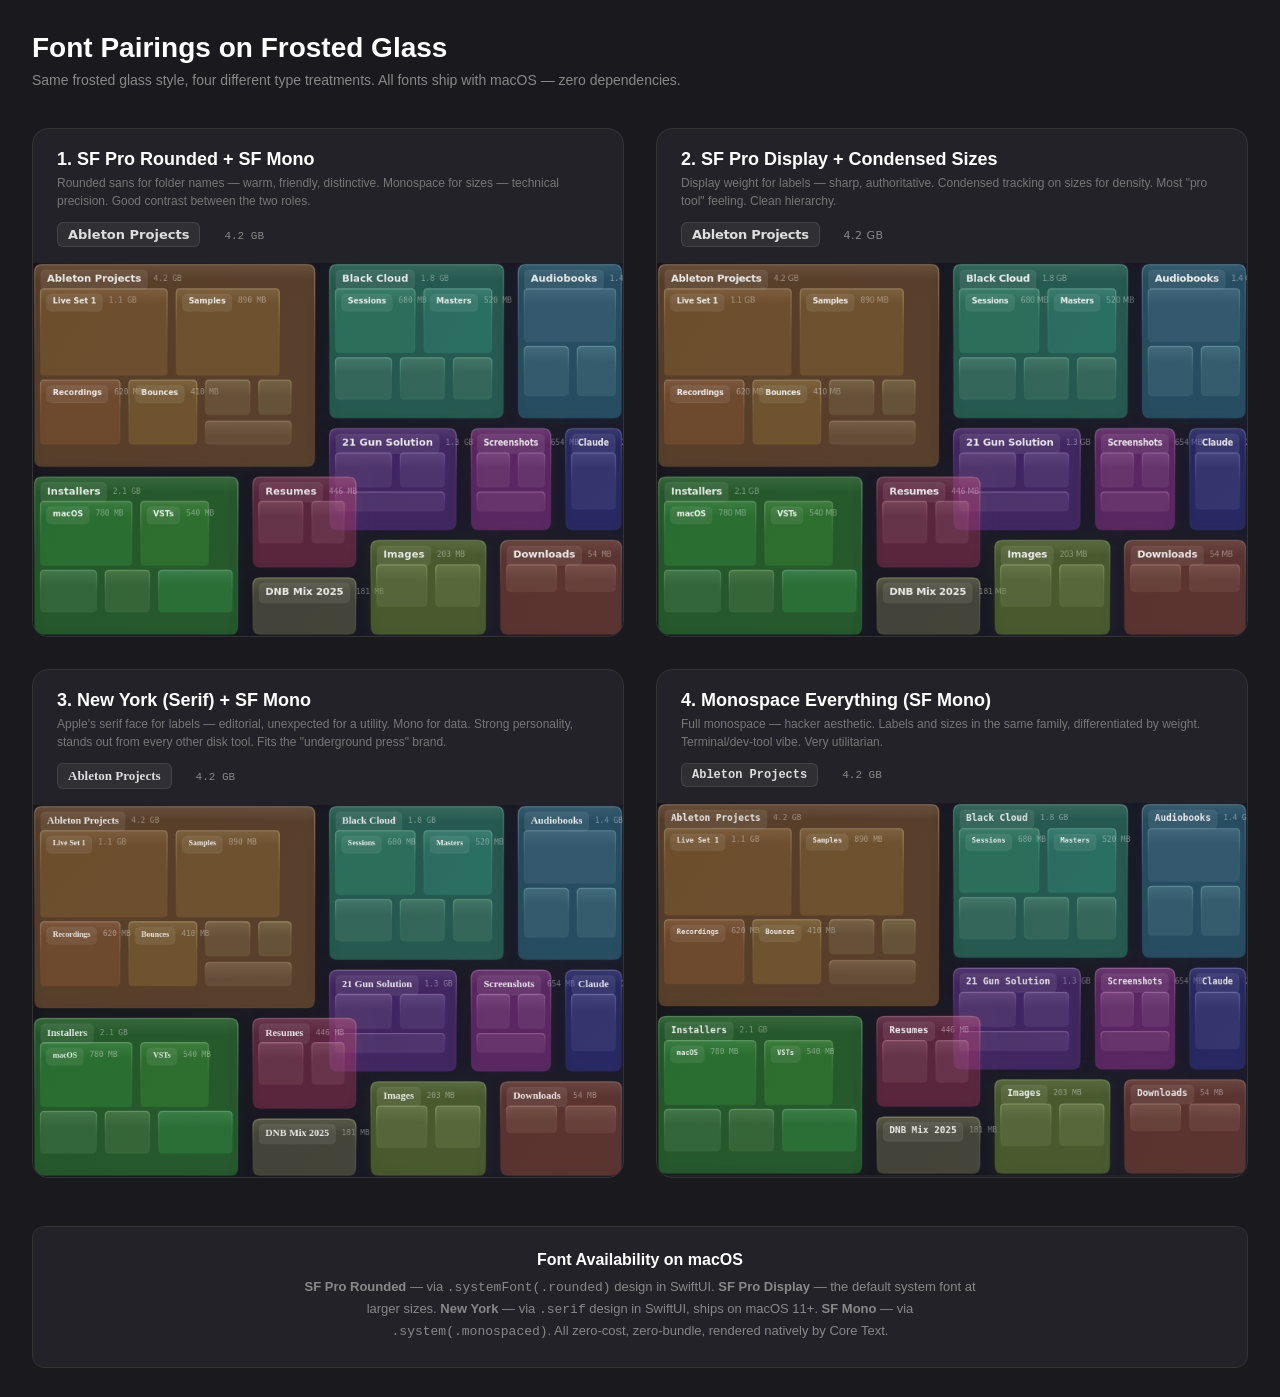
<file: mockups/font-options.html>
<!DOCTYPE html>
<html lang="en">
<head>
<meta charset="UTF-8">
<meta name="viewport" content="width=device-width, initial-scale=1.0">
<title>Font Pairing Options — Frosted Glass Treemap</title>
<style>
  * { margin: 0; padding: 0; box-sizing: border-box; }
  body {
    font-family: -apple-system, BlinkMacSystemFont, sans-serif;
    background: #1a1a1e;
    color: #e0e0e0;
    padding: 32px;
  }
  h1 { font-size: 28px; font-weight: 700; margin-bottom: 8px; color: #fff; }
  .subtitle { font-size: 14px; color: #888; margin-bottom: 40px; }
  .mockup-grid {
    display: grid;
    grid-template-columns: 1fr 1fr;
    gap: 32px;
    max-width: 1600px;
    margin: 0 auto;
  }
  .mockup-card {
    background: #222228;
    border-radius: 16px;
    overflow: hidden;
    border: 1px solid #333;
    transition: transform 0.2s, box-shadow 0.2s;
  }
  .mockup-card:hover {
    transform: translateY(-4px);
    box-shadow: 0 12px 40px rgba(0,0,0,0.4);
  }
  .card-header { padding: 20px 24px 12px; }
  .card-header h2 { font-size: 18px; font-weight: 600; color: #fff; margin-bottom: 4px; }
  .card-header p { font-size: 12px; color: #777; line-height: 1.5; }
  .font-sample {
    padding: 0 24px 16px;
    display: flex;
    gap: 24px;
    align-items: baseline;
  }
  .font-sample .label-sample {
    padding: 4px 10px;
    background: rgba(255,255,255,0.06);
    border: 1px solid rgba(255,255,255,0.1);
    border-radius: 6px;
  }
  .font-sample .size-sample {
    font-size: 11px;
    color: #888;
  }
  canvas { display: block; width: 100%; }
  .notes {
    text-align: center;
    margin-top: 48px;
    padding: 24px;
    background: #222228;
    border-radius: 12px;
    border: 1px solid #333;
  }
  .notes h3 { font-size: 16px; margin-bottom: 8px; color: #fff; }
  .notes p { font-size: 13px; color: #888; line-height: 1.6; max-width: 700px; margin: 0 auto; }
</style>
</head>
<body>

<h1>Font Pairings on Frosted Glass</h1>
<p class="subtitle">Same frosted glass style, four different type treatments. All fonts ship with macOS — zero dependencies.</p>

<div class="mockup-grid">

  <div class="mockup-card">
    <div class="card-header">
      <h2>1. SF Pro Rounded + SF Mono</h2>
      <p>Rounded sans for folder names — warm, friendly, distinctive. Monospace for sizes — technical precision. Good contrast between the two roles.</p>
    </div>
    <div class="font-sample">
      <span class="label-sample" style="font-family: 'SF Pro Rounded', ui-rounded, system-ui; font-weight: 600; font-size: 13px; color: #ddd;">Ableton Projects</span>
      <span class="size-sample" style="font-family: 'SF Mono', ui-monospace, monospace; font-weight: 500;">4.2 GB</span>
    </div>
    <canvas id="canvas-1" width="760" height="480"></canvas>
  </div>

  <div class="mockup-card">
    <div class="card-header">
      <h2>2. SF Pro Display + Condensed Sizes</h2>
      <p>Display weight for labels — sharp, authoritative. Condensed tracking on sizes for density. Most "pro tool" feeling. Clean hierarchy.</p>
    </div>
    <div class="font-sample">
      <span class="label-sample" style="font-family: 'SF Pro Display', system-ui; font-weight: 700; font-size: 13px; color: #ddd; letter-spacing: -0.3px;">Ableton Projects</span>
      <span class="size-sample" style="font-family: 'SF Pro Display', system-ui; font-weight: 400; letter-spacing: 0.5px; font-variant-numeric: tabular-nums;">4.2 GB</span>
    </div>
    <canvas id="canvas-2" width="760" height="480"></canvas>
  </div>

  <div class="mockup-card">
    <div class="card-header">
      <h2>3. New York (Serif) + SF Mono</h2>
      <p>Apple's serif face for labels — editorial, unexpected for a utility. Mono for data. Strong personality, stands out from every other disk tool. Fits the "underground press" brand.</p>
    </div>
    <div class="font-sample">
      <span class="label-sample" style="font-family: 'New York', 'Iowan Old Style', Georgia, serif; font-weight: 700; font-size: 13px; color: #ddd;">Ableton Projects</span>
      <span class="size-sample" style="font-family: 'SF Mono', ui-monospace, monospace; font-weight: 400;">4.2 GB</span>
    </div>
    <canvas id="canvas-3" width="760" height="480"></canvas>
  </div>

  <div class="mockup-card">
    <div class="card-header">
      <h2>4. Monospace Everything (SF Mono)</h2>
      <p>Full monospace — hacker aesthetic. Labels and sizes in the same family, differentiated by weight. Terminal/dev-tool vibe. Very utilitarian.</p>
    </div>
    <div class="font-sample">
      <span class="label-sample" style="font-family: 'SF Mono', ui-monospace, monospace; font-weight: 600; font-size: 12px; color: #ddd;">Ableton Projects</span>
      <span class="size-sample" style="font-family: 'SF Mono', ui-monospace, monospace; font-weight: 400;">4.2 GB</span>
    </div>
    <canvas id="canvas-4" width="760" height="480"></canvas>
  </div>

</div>

<div class="notes">
  <h3>Font Availability on macOS</h3>
  <p><strong>SF Pro Rounded</strong> — via <code>.systemFont(.rounded)</code> design in SwiftUI. <strong>SF Pro Display</strong> — the default system font at larger sizes. <strong>New York</strong> — via <code>.serif</code> design in SwiftUI, ships on macOS 11+. <strong>SF Mono</strong> — via <code>.system(.monospaced)</code>. All zero-cost, zero-bundle, rendered natively by Core Text.</p>
</div>

<script>
// Mock treemap data (same structure as before)
const mockBlocks = [
  { x: 0, y: 0, w: 0.48, h: 0.55, label: 'Ableton Projects', size: '4.2 GB', hue: 30, isDir: true, children: [
    { x: 0.01, y: 0.065, w: 0.22, h: 0.24, hue: 35, label: 'Live Set 1', size: '1.1 GB' },
    { x: 0.24, y: 0.065, w: 0.18, h: 0.24, hue: 40, label: 'Samples', size: '890 MB' },
    { x: 0.01, y: 0.31, w: 0.14, h: 0.18, hue: 25, label: 'Recordings', size: '620 MB' },
    { x: 0.16, y: 0.31, w: 0.12, h: 0.18, hue: 45, label: 'Bounces', size: '410 MB' },
    { x: 0.29, y: 0.31, w: 0.08, h: 0.10, hue: 50, isFile: true },
    { x: 0.38, y: 0.31, w: 0.06, h: 0.10, hue: 55, isFile: true },
    { x: 0.29, y: 0.42, w: 0.15, h: 0.07, hue: 33, isFile: true },
  ]},
  { x: 0.50, y: 0, w: 0.30, h: 0.42, label: 'Black Cloud', size: '1.8 GB', hue: 160, isDir: true, children: [
    { x: 0.51, y: 0.065, w: 0.14, h: 0.18, hue: 155, label: 'Sessions', size: '680 MB' },
    { x: 0.66, y: 0.065, w: 0.12, h: 0.18, hue: 170, label: 'Masters', size: '520 MB' },
    { x: 0.51, y: 0.25, w: 0.10, h: 0.12, hue: 165, isFile: true },
    { x: 0.62, y: 0.25, w: 0.08, h: 0.12, hue: 150, isFile: true },
    { x: 0.71, y: 0.25, w: 0.07, h: 0.12, hue: 145, isFile: true },
  ]},
  { x: 0.82, y: 0, w: 0.18, h: 0.42, label: 'Audiobooks', size: '1.4 GB', hue: 195, isDir: true, children: [
    { x: 0.83, y: 0.065, w: 0.16, h: 0.15, hue: 200, isFile: true },
    { x: 0.83, y: 0.22, w: 0.08, h: 0.14, hue: 190, isFile: true },
    { x: 0.92, y: 0.22, w: 0.07, h: 0.14, hue: 185, isFile: true },
  ]},
  { x: 0.50, y: 0.44, w: 0.22, h: 0.28, label: '21 Gun Solution', size: '1.3 GB', hue: 270, isDir: true, children: [
    { x: 0.51, y: 0.505, w: 0.10, h: 0.10, hue: 275, isFile: true },
    { x: 0.62, y: 0.505, w: 0.08, h: 0.10, hue: 265, isFile: true },
    { x: 0.51, y: 0.61, w: 0.19, h: 0.06, hue: 280, isFile: true },
  ]},
  { x: 0.74, y: 0.44, w: 0.14, h: 0.28, label: 'Screenshots', size: '654 MB', hue: 300, isDir: true, children: [
    { x: 0.75, y: 0.505, w: 0.06, h: 0.10, hue: 305, isFile: true },
    { x: 0.82, y: 0.505, w: 0.05, h: 0.10, hue: 295, isFile: true },
    { x: 0.75, y: 0.61, w: 0.12, h: 0.06, hue: 310, isFile: true },
  ]},
  { x: 0.90, y: 0.44, w: 0.10, h: 0.28, label: 'Claude', size: '234 MB', hue: 240, isDir: true, children: [
    { x: 0.91, y: 0.505, w: 0.08, h: 0.16, hue: 245, isFile: true },
  ]},
  { x: 0, y: 0.57, w: 0.35, h: 0.43, label: 'Installers', size: '2.1 GB', hue: 120, isDir: true, children: [
    { x: 0.01, y: 0.635, w: 0.16, h: 0.18, hue: 125, label: 'macOS', size: '780 MB' },
    { x: 0.18, y: 0.635, w: 0.12, h: 0.18, hue: 115, label: 'VSTs', size: '540 MB' },
    { x: 0.01, y: 0.82, w: 0.10, h: 0.12, hue: 130, isFile: true },
    { x: 0.12, y: 0.82, w: 0.08, h: 0.12, hue: 110, isFile: true },
    { x: 0.21, y: 0.82, w: 0.13, h: 0.12, hue: 135 },
  ]},
  { x: 0.37, y: 0.57, w: 0.18, h: 0.25, label: 'Resumes', size: '446 MB', hue: 340, isDir: true, children: [
    { x: 0.38, y: 0.635, w: 0.08, h: 0.12, hue: 345, isFile: true },
    { x: 0.47, y: 0.635, w: 0.06, h: 0.12, hue: 335, isFile: true },
  ]},
  { x: 0.37, y: 0.84, w: 0.18, h: 0.16, label: 'DNB Mix 2025', size: '181 MB', hue: 60, isFile: true },
  { x: 0.57, y: 0.74, w: 0.20, h: 0.26, label: 'Images', size: '203 MB', hue: 80, isDir: true, children: [
    { x: 0.58, y: 0.805, w: 0.09, h: 0.12, hue: 85, isFile: true },
    { x: 0.68, y: 0.805, w: 0.08, h: 0.12, hue: 75, isFile: true },
  ]},
  { x: 0.79, y: 0.74, w: 0.21, h: 0.26, label: 'Downloads', size: '54 MB', hue: 15, isDir: true, children: [
    { x: 0.80, y: 0.805, w: 0.09, h: 0.08, hue: 20, isFile: true },
    { x: 0.90, y: 0.805, w: 0.09, h: 0.08, hue: 10, isFile: true },
  ]},
];

function roundRect(ctx, x, y, w, h, r) {
  if (w < 0 || h < 0) return;
  r = Math.min(r, w/2, h/2);
  ctx.beginPath();
  ctx.moveTo(x + r, y);
  ctx.lineTo(x + w - r, y);
  ctx.quadraticCurveTo(x + w, y, x + w, y + r);
  ctx.lineTo(x + w, y + h - r);
  ctx.quadraticCurveTo(x + w, y + h, x + w - r, y + h);
  ctx.lineTo(x + r, y + h);
  ctx.quadraticCurveTo(x, y + h, x, y + h - r);
  ctx.lineTo(x, y + r);
  ctx.quadraticCurveTo(x, y, x + r, y);
  ctx.closePath();
}

// Shared frosted glass block renderer
function drawFrostedBlock(ctx, b, depth, W, H, fonts) {
  const x = b.x * W, y = b.y * H, w = b.w * W, h = b.h * H;
  const r = depth === 0 ? 10 : 5;
  const inset = 2;

  const alpha = depth === 0 ? 0.35 : 0.25;
  const sat = b.isFile ? '20%' : '50%';
  const light = depth === 0 ? '50%' : '45%';

  // Outer glow for directories
  if (depth === 0 && b.isDir) {
    ctx.save();
    ctx.shadowColor = `hsla(${b.hue}, 60%, 50%, 0.2)`;
    ctx.shadowBlur = 20;
    roundRect(ctx, x + inset, y + inset, w - inset*2, h - inset*2, r);
    ctx.fillStyle = `hsla(${b.hue}, ${sat}, ${light}, ${alpha})`;
    ctx.fill();
    ctx.restore();
  } else {
    roundRect(ctx, x + inset, y + inset, w - inset*2, h - inset*2, r);
    ctx.fillStyle = `hsla(${b.hue}, ${sat}, ${light}, ${alpha})`;
    ctx.fill();
  }

  // Frosted border
  const borderGrad = ctx.createLinearGradient(x, y, x, y + h);
  borderGrad.addColorStop(0, `hsla(${b.hue}, 40%, 70%, 0.5)`);
  borderGrad.addColorStop(0.5, `hsla(${b.hue}, 40%, 60%, 0.15)`);
  borderGrad.addColorStop(1, `hsla(${b.hue}, 40%, 50%, 0.08)`);
  roundRect(ctx, x + inset, y + inset, w - inset*2, h - inset*2, r);
  ctx.strokeStyle = borderGrad;
  ctx.lineWidth = 1.5;
  ctx.stroke();

  // Inner highlight
  if (h > 30) {
    const innerGrad = ctx.createLinearGradient(x, y + inset, x, y + inset + 20);
    innerGrad.addColorStop(0, `hsla(${b.hue}, 50%, 80%, 0.12)`);
    innerGrad.addColorStop(1, `hsla(${b.hue}, 50%, 80%, 0)`);
    roundRect(ctx, x + inset + 1, y + inset + 1, w - inset*2 - 2, Math.min(h - 4, 20), r - 1);
    ctx.fillStyle = innerGrad;
    ctx.fill();
  }

  // Label with font pairing
  if (b.label && w > 60 && h > 28) {
    const fontSize = depth === 0 ? fonts.labelSize : fonts.labelSizeSmall;
    ctx.font = `${fonts.labelWeight} ${fontSize}px ${fonts.labelFamily}`;
    if (fonts.labelTracking) ctx.letterSpacing = fonts.labelTracking;
    const textW = ctx.measureText(b.label).width;

    const px = x + inset + 8;
    const py = y + inset + 7;
    const pw = Math.min(textW + 16, w - 20);
    const ph = fontSize + 12;

    // Frosted pill
    roundRect(ctx, px, py, pw, ph, 6);
    ctx.fillStyle = 'rgba(255,255,255,0.08)';
    ctx.fill();
    roundRect(ctx, px, py, pw, ph, 6);
    ctx.strokeStyle = 'rgba(255,255,255,0.12)';
    ctx.lineWidth = 0.5;
    ctx.stroke();

    ctx.fillStyle = 'rgba(255,255,255,0.88)';
    ctx.fillText(b.label, px + 8, py + fontSize + 2, pw - 16);

    // Size in secondary font
    if (b.size) {
      ctx.font = `${fonts.sizeWeight} ${fonts.sizeSize}px ${fonts.sizeFamily}`;
      ctx.fillStyle = 'rgba(255,255,255,0.4)';
      ctx.fillText(b.size, px + pw + 8, py + fontSize + 1, 80);
    }

    ctx.letterSpacing = '0px'; // reset
  }

  // Recurse
  if (b.children) {
    for (const child of b.children) {
      drawFrostedBlock(ctx, child, depth + 1, W, H, fonts);
    }
  }
}

function drawWithFonts(canvasId, fonts) {
  const canvas = document.getElementById(canvasId);
  const ctx = canvas.getContext('2d');
  const W = canvas.width, H = canvas.height;

  const bgGrad = ctx.createLinearGradient(0, 0, W, H);
  bgGrad.addColorStop(0, '#12121a');
  bgGrad.addColorStop(1, '#1a1a28');
  ctx.fillStyle = bgGrad;
  ctx.fillRect(0, 0, W, H);

  for (const b of mockBlocks) {
    drawFrostedBlock(ctx, b, 0, W, H, fonts);
  }
}

// Font Option 1: SF Pro Rounded + SF Mono
drawWithFonts('canvas-1', {
  labelFamily: '"SF Pro Rounded", ui-rounded, system-ui, sans-serif',
  labelWeight: '600',
  labelSize: 13,
  labelSizeSmall: 10,
  sizeFamily: '"SF Mono", ui-monospace, "Menlo", monospace',
  sizeWeight: '500',
  sizeSize: 10,
});

// Font Option 2: SF Pro Display bold + condensed sizes
drawWithFonts('canvas-2', {
  labelFamily: '"SF Pro Display", system-ui, sans-serif',
  labelWeight: '700',
  labelSize: 13,
  labelSizeSmall: 10,
  labelTracking: '-0.3px',
  sizeFamily: '"SF Pro Display", system-ui, sans-serif',
  sizeWeight: '400',
  sizeSize: 10,
});

// Font Option 3: New York (serif) + SF Mono
drawWithFonts('canvas-3', {
  labelFamily: '"New York", "Iowan Old Style", "Palatino Linotype", "Georgia", serif',
  labelWeight: '700',
  labelSize: 13,
  labelSizeSmall: 10,
  sizeFamily: '"SF Mono", ui-monospace, "Menlo", monospace',
  sizeWeight: '400',
  sizeSize: 10,
});

// Font Option 4: All monospace
drawWithFonts('canvas-4', {
  labelFamily: '"SF Mono", ui-monospace, "Menlo", monospace',
  labelWeight: '600',
  labelSize: 12,
  labelSizeSmall: 9,
  sizeFamily: '"SF Mono", ui-monospace, "Menlo", monospace',
  sizeWeight: '400',
  sizeSize: 10,
});
</script>
</body>
</html>
</file>
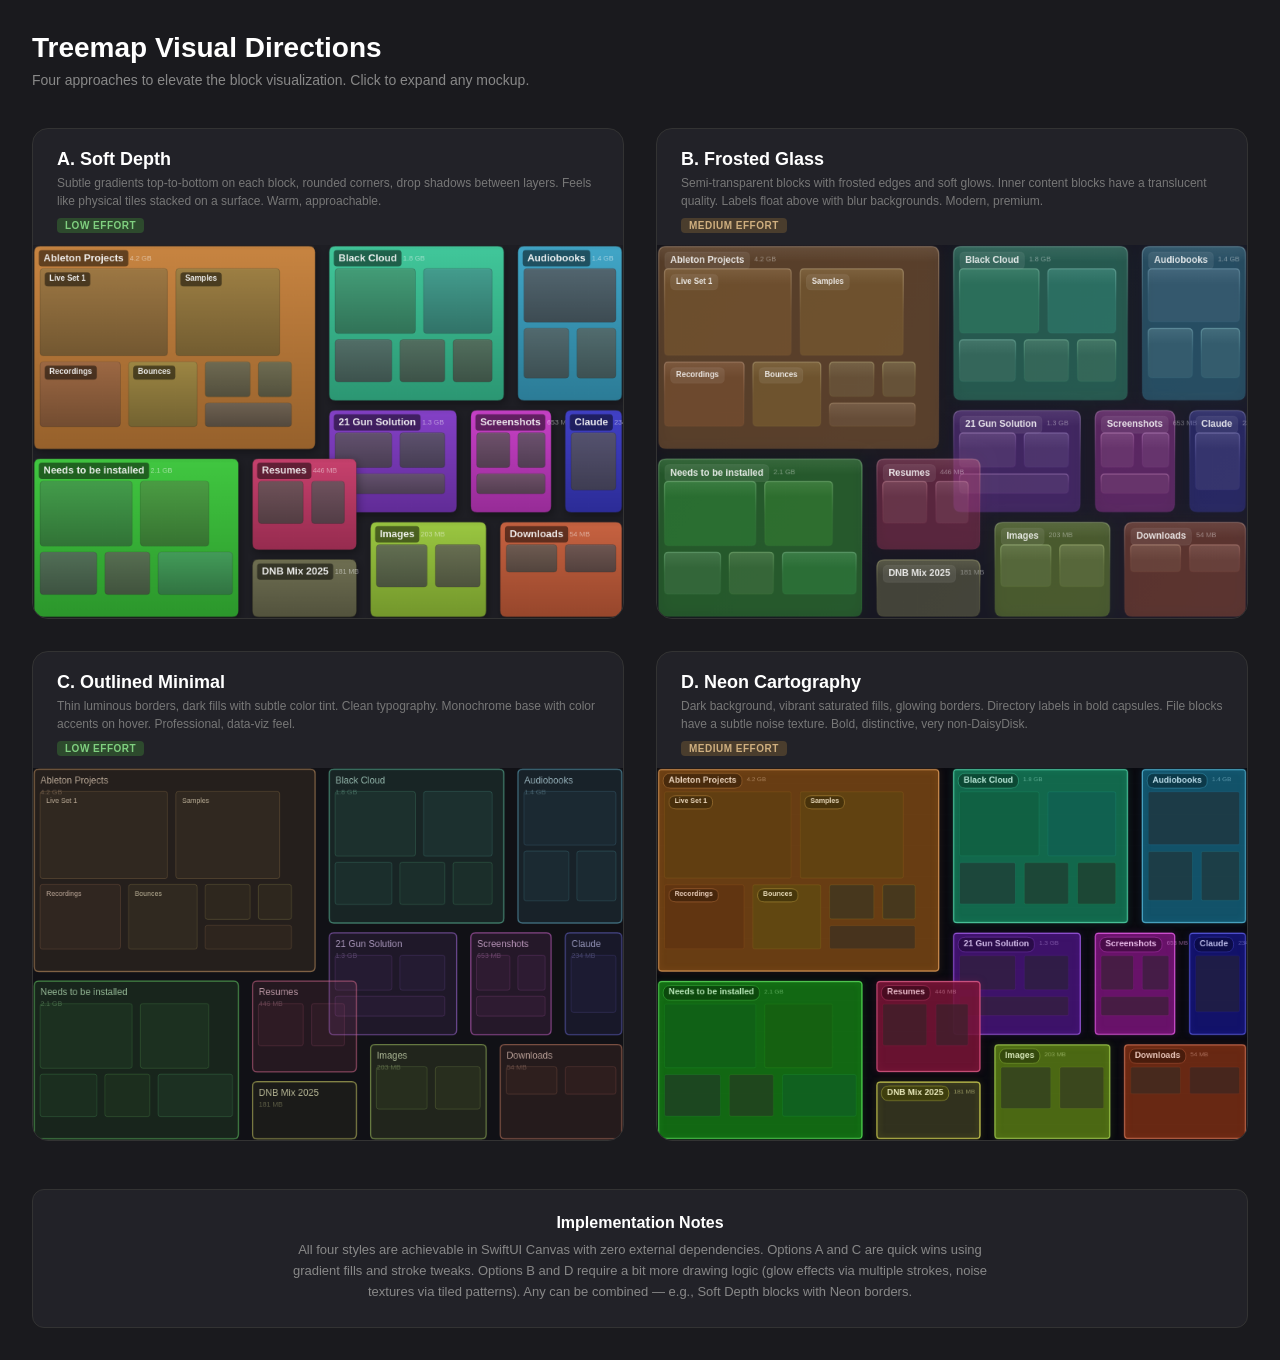
<file: mockups/treemap-styles.html>
<!DOCTYPE html>
<html lang="en">
<head>
<meta charset="UTF-8">
<meta name="viewport" content="width=device-width, initial-scale=1.0">
<title>Treemap Visual Mockups</title>
<style>
  * { margin: 0; padding: 0; box-sizing: border-box; }
  body {
    font-family: -apple-system, BlinkMacSystemFont, 'SF Pro Display', 'Helvetica Neue', sans-serif;
    background: #1a1a1e;
    color: #e0e0e0;
    padding: 32px;
  }
  h1 {
    font-size: 28px;
    font-weight: 700;
    margin-bottom: 8px;
    color: #fff;
  }
  .subtitle {
    font-size: 14px;
    color: #888;
    margin-bottom: 40px;
  }
  .mockup-grid {
    display: grid;
    grid-template-columns: 1fr 1fr;
    gap: 32px;
    max-width: 1600px;
    margin: 0 auto;
  }
  .mockup-card {
    background: #222228;
    border-radius: 16px;
    overflow: hidden;
    border: 1px solid #333;
    cursor: pointer;
    transition: transform 0.2s, box-shadow 0.2s;
  }
  .mockup-card:hover {
    transform: translateY(-4px);
    box-shadow: 0 12px 40px rgba(0,0,0,0.4);
  }
  .mockup-card.selected {
    border-color: #4a9eff;
    box-shadow: 0 0 0 2px #4a9eff33;
  }
  .card-header {
    padding: 20px 24px 12px;
  }
  .card-header h2 {
    font-size: 18px;
    font-weight: 600;
    color: #fff;
    margin-bottom: 4px;
  }
  .card-header p {
    font-size: 12px;
    color: #777;
    line-height: 1.5;
  }
  .tag {
    display: inline-block;
    font-size: 10px;
    font-weight: 600;
    padding: 2px 8px;
    border-radius: 4px;
    margin-top: 8px;
    text-transform: uppercase;
    letter-spacing: 0.5px;
  }
  .tag-easy { background: #2d4a2d; color: #7fcf7f; }
  .tag-medium { background: #4a3d2d; color: #cfaf7f; }
  .tag-hard { background: #4a2d2d; color: #cf7f7f; }
  canvas {
    display: block;
    width: 100%;
    image-rendering: auto;
  }
  .comparison-note {
    text-align: center;
    margin-top: 48px;
    padding: 24px;
    background: #222228;
    border-radius: 12px;
    border: 1px solid #333;
  }
  .comparison-note h3 { font-size: 16px; margin-bottom: 8px; color: #fff; }
  .comparison-note p { font-size: 13px; color: #888; line-height: 1.6; max-width: 700px; margin: 0 auto; }
</style>
</head>
<body>

<h1>Treemap Visual Directions</h1>
<p class="subtitle">Four approaches to elevate the block visualization. Click to expand any mockup.</p>

<div class="mockup-grid">
  <!-- Option A: Soft Depth -->
  <div class="mockup-card" id="card-a">
    <div class="card-header">
      <h2>A. Soft Depth</h2>
      <p>Subtle gradients top-to-bottom on each block, rounded corners, drop shadows between layers. Feels like physical tiles stacked on a surface. Warm, approachable.</p>
      <span class="tag tag-easy">Low effort</span>
    </div>
    <canvas id="canvas-a" width="760" height="480"></canvas>
  </div>

  <!-- Option B: Glassmorphism -->
  <div class="mockup-card" id="card-b">
    <div class="card-header">
      <h2>B. Frosted Glass</h2>
      <p>Semi-transparent blocks with frosted edges and soft glows. Inner content blocks have a translucent quality. Labels float above with blur backgrounds. Modern, premium.</p>
      <span class="tag tag-medium">Medium effort</span>
    </div>
    <canvas id="canvas-b" width="760" height="480"></canvas>
  </div>

  <!-- Option C: Outlined Modern -->
  <div class="mockup-card" id="card-c">
    <div class="card-header">
      <h2>C. Outlined Minimal</h2>
      <p>Thin luminous borders, dark fills with subtle color tint. Clean typography. Monochrome base with color accents on hover. Professional, data-viz feel.</p>
      <span class="tag tag-easy">Low effort</span>
    </div>
    <canvas id="canvas-c" width="760" height="480"></canvas>
  </div>

  <!-- Option D: Neon Cartography -->
  <div class="mockup-card" id="card-d">
    <div class="card-header">
      <h2>D. Neon Cartography</h2>
      <p>Dark background, vibrant saturated fills, glowing borders. Directory labels in bold capsules. File blocks have a subtle noise texture. Bold, distinctive, very non-DaisyDisk.</p>
      <span class="tag tag-medium">Medium effort</span>
    </div>
    <canvas id="canvas-d" width="760" height="480"></canvas>
  </div>
</div>

<div class="comparison-note">
  <h3>Implementation Notes</h3>
  <p>All four styles are achievable in SwiftUI Canvas with zero external dependencies. Options A and C are quick wins using gradient fills and stroke tweaks. Options B and D require a bit more drawing logic (glow effects via multiple strokes, noise textures via tiled patterns). Any can be combined &mdash; e.g., Soft Depth blocks with Neon borders.</p>
</div>

<script>
// Shared mock data representing treemap blocks
const mockBlocks = [
  // Large directories
  { x: 0, y: 0, w: 0.48, h: 0.55, label: 'Ableton Projects', size: '4.2 GB', hue: 30, isDir: true, children: [
    { x: 0.01, y: 0.06, w: 0.22, h: 0.24, hue: 35, label: 'Live Set 1' },
    { x: 0.24, y: 0.06, w: 0.18, h: 0.24, hue: 40, label: 'Samples' },
    { x: 0.01, y: 0.31, w: 0.14, h: 0.18, hue: 25, label: 'Recordings' },
    { x: 0.16, y: 0.31, w: 0.12, h: 0.18, hue: 45, label: 'Bounces' },
    { x: 0.29, y: 0.31, w: 0.08, h: 0.10, hue: 50, isFile: true },
    { x: 0.38, y: 0.31, w: 0.06, h: 0.10, hue: 55, isFile: true },
    { x: 0.29, y: 0.42, w: 0.15, h: 0.07, hue: 33, isFile: true },
  ]},
  { x: 0.50, y: 0, w: 0.30, h: 0.42, label: 'Black Cloud', size: '1.8 GB', hue: 160, isDir: true, children: [
    { x: 0.51, y: 0.06, w: 0.14, h: 0.18, hue: 155 },
    { x: 0.66, y: 0.06, w: 0.12, h: 0.18, hue: 170 },
    { x: 0.51, y: 0.25, w: 0.10, h: 0.12, hue: 165, isFile: true },
    { x: 0.62, y: 0.25, w: 0.08, h: 0.12, hue: 150, isFile: true },
    { x: 0.71, y: 0.25, w: 0.07, h: 0.12, hue: 145, isFile: true },
  ]},
  { x: 0.82, y: 0, w: 0.18, h: 0.42, label: 'Audiobooks', size: '1.4 GB', hue: 195, isDir: true, children: [
    { x: 0.83, y: 0.06, w: 0.16, h: 0.15, hue: 200, isFile: true },
    { x: 0.83, y: 0.22, w: 0.08, h: 0.14, hue: 190, isFile: true },
    { x: 0.92, y: 0.22, w: 0.07, h: 0.14, hue: 185, isFile: true },
  ]},
  { x: 0.50, y: 0.44, w: 0.22, h: 0.28, label: '21 Gun Solution', size: '1.3 GB', hue: 270, isDir: true, children: [
    { x: 0.51, y: 0.50, w: 0.10, h: 0.10, hue: 275, isFile: true },
    { x: 0.62, y: 0.50, w: 0.08, h: 0.10, hue: 265, isFile: true },
    { x: 0.51, y: 0.61, w: 0.19, h: 0.06, hue: 280, isFile: true },
  ]},
  { x: 0.74, y: 0.44, w: 0.14, h: 0.28, label: 'Screenshots', size: '653 MB', hue: 300, isDir: true, children: [
    { x: 0.75, y: 0.50, w: 0.06, h: 0.10, hue: 305, isFile: true },
    { x: 0.82, y: 0.50, w: 0.05, h: 0.10, hue: 295, isFile: true },
    { x: 0.75, y: 0.61, w: 0.12, h: 0.06, hue: 310, isFile: true },
  ]},
  { x: 0.90, y: 0.44, w: 0.10, h: 0.28, label: 'Claude', size: '234 MB', hue: 240, isDir: true, children: [
    { x: 0.91, y: 0.50, w: 0.08, h: 0.16, hue: 245, isFile: true },
  ]},
  // Bottom row
  { x: 0, y: 0.57, w: 0.35, h: 0.43, label: 'Needs to be installed', size: '2.1 GB', hue: 120, isDir: true, children: [
    { x: 0.01, y: 0.63, w: 0.16, h: 0.18, hue: 125 },
    { x: 0.18, y: 0.63, w: 0.12, h: 0.18, hue: 115 },
    { x: 0.01, y: 0.82, w: 0.10, h: 0.12, hue: 130, isFile: true },
    { x: 0.12, y: 0.82, w: 0.08, h: 0.12, hue: 110, isFile: true },
    { x: 0.21, y: 0.82, w: 0.13, h: 0.12, hue: 135 },
  ]},
  { x: 0.37, y: 0.57, w: 0.18, h: 0.25, label: 'Resumes', size: '446 MB', hue: 340, isDir: true, children: [
    { x: 0.38, y: 0.63, w: 0.08, h: 0.12, hue: 345, isFile: true },
    { x: 0.47, y: 0.63, w: 0.06, h: 0.12, hue: 335, isFile: true },
  ]},
  { x: 0.37, y: 0.84, w: 0.18, h: 0.16, label: 'DNB Mix 2025', size: '181 MB', hue: 60, isFile: true },
  { x: 0.57, y: 0.74, w: 0.20, h: 0.26, label: 'Images', size: '203 MB', hue: 80, isDir: true, children: [
    { x: 0.58, y: 0.80, w: 0.09, h: 0.12, hue: 85, isFile: true },
    { x: 0.68, y: 0.80, w: 0.08, h: 0.12, hue: 75, isFile: true },
  ]},
  { x: 0.79, y: 0.74, w: 0.21, h: 0.26, label: 'Downloads', size: '54 MB', hue: 15, isDir: true, children: [
    { x: 0.80, y: 0.80, w: 0.09, h: 0.08, hue: 20, isFile: true },
    { x: 0.90, y: 0.80, w: 0.09, h: 0.08, hue: 10, isFile: true },
  ]},
];

function getAllBlocks(blocks) {
  let all = [];
  for (const b of blocks) {
    all.push(b);
    if (b.children) {
      all = all.concat(b.children);
    }
  }
  return all;
}

// =============================================
// OPTION A: Soft Depth
// =============================================
function drawOptionA(canvasId) {
  const canvas = document.getElementById(canvasId);
  const ctx = canvas.getContext('2d');
  const W = canvas.width, H = canvas.height;

  // Background
  ctx.fillStyle = '#1e1e24';
  ctx.fillRect(0, 0, W, H);

  function drawBlock(b, depth) {
    const x = b.x * W, y = b.y * H, w = b.w * W, h = b.h * H;
    const r = depth === 0 ? 8 : 4;
    const inset = 1.5;

    // Shadow for depth
    if (depth === 0) {
      ctx.save();
      ctx.shadowColor = 'rgba(0,0,0,0.35)';
      ctx.shadowBlur = 12;
      ctx.shadowOffsetX = 2;
      ctx.shadowOffsetY = 4;
    }

    // Gradient fill - top lighter, bottom darker
    const sat = b.isFile ? '15%' : (depth === 0 ? '55%' : '40%');
    const lightTop = b.isFile ? '38%' : (depth === 0 ? '52%' : '44%');
    const lightBot = b.isFile ? '28%' : (depth === 0 ? '38%' : '32%');

    const grad = ctx.createLinearGradient(x, y, x, y + h);
    grad.addColorStop(0, `hsl(${b.hue}, ${sat}, ${lightTop})`);
    grad.addColorStop(1, `hsl(${b.hue}, ${sat}, ${lightBot})`);

    roundRect(ctx, x + inset, y + inset, w - inset*2, h - inset*2, r);
    ctx.fillStyle = grad;
    ctx.fill();

    // Top highlight edge
    const edgeGrad = ctx.createLinearGradient(x, y, x, y + 3);
    edgeGrad.addColorStop(0, `hsla(${b.hue}, 60%, 70%, 0.3)`);
    edgeGrad.addColorStop(1, `hsla(${b.hue}, 60%, 70%, 0)`);
    roundRect(ctx, x + inset, y + inset, w - inset*2, Math.min(h - inset*2, 6), r);
    ctx.fillStyle = edgeGrad;
    ctx.fill();

    if (depth === 0) ctx.restore();

    // Subtle border
    roundRect(ctx, x + inset, y + inset, w - inset*2, h - inset*2, r);
    ctx.strokeStyle = `hsla(${b.hue}, 30%, 20%, 0.6)`;
    ctx.lineWidth = 0.5;
    ctx.stroke();

    // Label
    if (b.label && w > 60 && h > 28) {
      const fontSize = depth === 0 ? 13 : 10;
      ctx.font = `600 ${fontSize}px -apple-system, BlinkMacSystemFont, sans-serif`;
      const textW = ctx.measureText(b.label).width;

      // Pill background for label
      const px = x + inset + 6;
      const py = y + inset + 5;
      const pw = Math.min(textW + 12, w - 16);
      const ph = fontSize + 8;

      roundRect(ctx, px, py, pw, ph, 4);
      ctx.fillStyle = 'rgba(0,0,0,0.5)';
      ctx.fill();

      ctx.fillStyle = 'rgba(255,255,255,0.9)';
      ctx.fillText(b.label, px + 6, py + fontSize + 1, pw - 12);

      if (b.size) {
        ctx.font = `500 9px -apple-system, sans-serif`;
        ctx.fillStyle = 'rgba(255,255,255,0.5)';
        ctx.fillText(b.size, px + 6 + textW + 8, py + fontSize, 80);
      }
    }

    // Recurse children
    if (b.children) {
      for (const child of b.children) {
        drawBlock(child, depth + 1);
      }
    }
  }

  for (const b of mockBlocks) {
    drawBlock(b, 0);
  }
}

// =============================================
// OPTION B: Frosted Glass
// =============================================
function drawOptionB(canvasId) {
  const canvas = document.getElementById(canvasId);
  const ctx = canvas.getContext('2d');
  const W = canvas.width, H = canvas.height;

  // Dark gradient background
  const bgGrad = ctx.createLinearGradient(0, 0, W, H);
  bgGrad.addColorStop(0, '#12121a');
  bgGrad.addColorStop(1, '#1a1a28');
  ctx.fillStyle = bgGrad;
  ctx.fillRect(0, 0, W, H);

  function drawBlock(b, depth) {
    const x = b.x * W, y = b.y * H, w = b.w * W, h = b.h * H;
    const r = depth === 0 ? 10 : 5;
    const inset = 2;

    const alpha = depth === 0 ? 0.35 : 0.25;
    const sat = b.isFile ? '20%' : '50%';
    const light = depth === 0 ? '50%' : '45%';

    // Outer glow for directories
    if (depth === 0 && b.isDir) {
      ctx.save();
      ctx.shadowColor = `hsla(${b.hue}, 60%, 50%, 0.2)`;
      ctx.shadowBlur = 20;
      roundRect(ctx, x + inset, y + inset, w - inset*2, h - inset*2, r);
      ctx.fillStyle = `hsla(${b.hue}, ${sat}, ${light}, ${alpha})`;
      ctx.fill();
      ctx.restore();
    } else {
      roundRect(ctx, x + inset, y + inset, w - inset*2, h - inset*2, r);
      ctx.fillStyle = `hsla(${b.hue}, ${sat}, ${light}, ${alpha})`;
      ctx.fill();
    }

    // Frosted border - bright at top, fades
    const borderGrad = ctx.createLinearGradient(x, y, x, y + h);
    borderGrad.addColorStop(0, `hsla(${b.hue}, 40%, 70%, 0.5)`);
    borderGrad.addColorStop(0.5, `hsla(${b.hue}, 40%, 60%, 0.15)`);
    borderGrad.addColorStop(1, `hsla(${b.hue}, 40%, 50%, 0.08)`);

    roundRect(ctx, x + inset, y + inset, w - inset*2, h - inset*2, r);
    ctx.strokeStyle = borderGrad;
    ctx.lineWidth = 1.5;
    ctx.stroke();

    // Inner highlight at top
    if (h > 30) {
      const innerGrad = ctx.createLinearGradient(x, y + inset, x, y + inset + 20);
      innerGrad.addColorStop(0, `hsla(${b.hue}, 50%, 80%, 0.12)`);
      innerGrad.addColorStop(1, `hsla(${b.hue}, 50%, 80%, 0)`);
      roundRect(ctx, x + inset + 1, y + inset + 1, w - inset*2 - 2, Math.min(h - 4, 20), r - 1);
      ctx.fillStyle = innerGrad;
      ctx.fill();
    }

    // Label with blur-style background
    if (b.label && w > 60 && h > 28) {
      const fontSize = depth === 0 ? 12 : 10;
      ctx.font = `600 ${fontSize}px -apple-system, BlinkMacSystemFont, sans-serif`;
      const textW = ctx.measureText(b.label).width;

      const px = x + inset + 8;
      const py = y + inset + 7;
      const pw = Math.min(textW + 14, w - 20);
      const ph = fontSize + 10;

      // Frosted pill
      roundRect(ctx, px, py, pw, ph, 6);
      ctx.fillStyle = 'rgba(255,255,255,0.08)';
      ctx.fill();
      roundRect(ctx, px, py, pw, ph, 6);
      ctx.strokeStyle = 'rgba(255,255,255,0.12)';
      ctx.lineWidth = 0.5;
      ctx.stroke();

      ctx.fillStyle = 'rgba(255,255,255,0.85)';
      ctx.fillText(b.label, px + 7, py + fontSize + 2, pw - 14);

      if (b.size) {
        ctx.font = `400 9px -apple-system, sans-serif`;
        ctx.fillStyle = 'rgba(255,255,255,0.4)';
        ctx.fillText(b.size, px + pw + 6, py + fontSize, 80);
      }
    }

    if (b.children) {
      for (const child of b.children) {
        drawBlock(child, depth + 1);
      }
    }
  }

  for (const b of mockBlocks) {
    drawBlock(b, 0);
  }
}

// =============================================
// OPTION C: Outlined Minimal
// =============================================
function drawOptionC(canvasId) {
  const canvas = document.getElementById(canvasId);
  const ctx = canvas.getContext('2d');
  const W = canvas.width, H = canvas.height;

  ctx.fillStyle = '#111116';
  ctx.fillRect(0, 0, W, H);

  function drawBlock(b, depth) {
    const x = b.x * W, y = b.y * H, w = b.w * W, h = b.h * H;
    const r = depth === 0 ? 6 : 3;
    const inset = 1.5;

    // Very subtle colored fill
    const fillAlpha = b.isFile ? 0.06 : (depth === 0 ? 0.12 : 0.08);
    roundRect(ctx, x + inset, y + inset, w - inset*2, h - inset*2, r);
    ctx.fillStyle = `hsla(${b.hue}, 40%, 50%, ${fillAlpha})`;
    ctx.fill();

    // Clean colored border
    const borderAlpha = depth === 0 ? 0.6 : 0.3;
    const borderWidth = depth === 0 ? 1.5 : 0.75;
    roundRect(ctx, x + inset, y + inset, w - inset*2, h - inset*2, r);
    ctx.strokeStyle = `hsla(${b.hue}, 50%, 60%, ${borderAlpha})`;
    ctx.lineWidth = borderWidth;
    ctx.stroke();

    // Label - clean, no background
    if (b.label && w > 55 && h > 24) {
      const fontSize = depth === 0 ? 12 : 9;
      ctx.font = `500 ${fontSize}px -apple-system, BlinkMacSystemFont, sans-serif`;

      const px = x + inset + 8;
      const py = y + inset + fontSize + 6;

      ctx.fillStyle = `hsla(${b.hue}, 30%, 75%, 0.85)`;
      ctx.fillText(b.label, px, py, w - 20);

      if (b.size) {
        ctx.font = `400 9px -apple-system, sans-serif`;
        ctx.fillStyle = `hsla(${b.hue}, 20%, 55%, 0.5)`;
        ctx.fillText(b.size, px, py + 14, 80);
      }
    }

    if (b.children) {
      for (const child of b.children) {
        drawBlock(child, depth + 1);
      }
    }
  }

  for (const b of mockBlocks) {
    drawBlock(b, 0);
  }
}

// =============================================
// OPTION D: Neon Cartography
// =============================================
function drawOptionD(canvasId) {
  const canvas = document.getElementById(canvasId);
  const ctx = canvas.getContext('2d');
  const W = canvas.width, H = canvas.height;

  // Deep dark background
  ctx.fillStyle = '#0a0a10';
  ctx.fillRect(0, 0, W, H);

  // Subtle grid pattern
  ctx.strokeStyle = 'rgba(255,255,255,0.02)';
  ctx.lineWidth = 0.5;
  for (let i = 0; i < W; i += 20) {
    ctx.beginPath(); ctx.moveTo(i, 0); ctx.lineTo(i, H); ctx.stroke();
  }
  for (let i = 0; i < H; i += 20) {
    ctx.beginPath(); ctx.moveTo(0, i); ctx.lineTo(W, i); ctx.stroke();
  }

  function drawBlock(b, depth) {
    const x = b.x * W, y = b.y * H, w = b.w * W, h = b.h * H;
    const r = depth === 0 ? 4 : 2;
    const inset = 2;

    // Vivid saturated fill
    const sat = b.isFile ? '25%' : '70%';
    const light = b.isFile ? '18%' : (depth === 0 ? '28%' : '22%');
    const fillAlpha = depth === 0 ? 0.85 : 0.7;

    roundRect(ctx, x + inset, y + inset, w - inset*2, h - inset*2, r);
    ctx.fillStyle = `hsla(${b.hue}, ${sat}, ${light}, ${fillAlpha})`;
    ctx.fill();

    // Glow border - double stroke for neon effect
    if (depth === 0) {
      // Outer glow
      ctx.save();
      ctx.shadowColor = `hsla(${b.hue}, 80%, 55%, 0.5)`;
      ctx.shadowBlur = 8;
      roundRect(ctx, x + inset, y + inset, w - inset*2, h - inset*2, r);
      ctx.strokeStyle = `hsla(${b.hue}, 75%, 60%, 0.7)`;
      ctx.lineWidth = 1.5;
      ctx.stroke();
      ctx.restore();

      // Inner bright line
      roundRect(ctx, x + inset, y + inset, w - inset*2, h - inset*2, r);
      ctx.strokeStyle = `hsla(${b.hue}, 80%, 70%, 0.9)`;
      ctx.lineWidth = 0.5;
      ctx.stroke();
    } else {
      roundRect(ctx, x + inset, y + inset, w - inset*2, h - inset*2, r);
      ctx.strokeStyle = `hsla(${b.hue}, 60%, 50%, 0.35)`;
      ctx.lineWidth = 0.5;
      ctx.stroke();
    }

    // Label in bright capsule
    if (b.label && w > 60 && h > 28) {
      const fontSize = depth === 0 ? 11 : 9;
      ctx.font = `700 ${fontSize}px -apple-system, BlinkMacSystemFont, sans-serif`;
      const textW = ctx.measureText(b.label).width;

      const px = x + inset + 6;
      const py = y + inset + 5;
      const pw = Math.min(textW + 14, w - 16);
      const ph = fontSize + 8;

      // Neon capsule
      roundRect(ctx, px, py, pw, ph, ph/2);
      ctx.fillStyle = `hsla(${b.hue}, 70%, 15%, 0.8)`;
      ctx.fill();
      roundRect(ctx, px, py, pw, ph, ph/2);
      ctx.strokeStyle = `hsla(${b.hue}, 70%, 60%, 0.6)`;
      ctx.lineWidth = 0.75;
      ctx.stroke();

      ctx.fillStyle = `hsla(${b.hue}, 60%, 85%, 0.95)`;
      ctx.fillText(b.label, px + 7, py + fontSize + 0.5, pw - 14);

      if (b.size) {
        ctx.font = `500 8px -apple-system, sans-serif`;
        ctx.fillStyle = `hsla(${b.hue}, 50%, 70%, 0.6)`;
        ctx.fillText(b.size, px + pw + 6, py + fontSize - 1, 80);
      }
    }

    if (b.children) {
      for (const child of b.children) {
        drawBlock(child, depth + 1);
      }
    }
  }

  for (const b of mockBlocks) {
    drawBlock(b, 0);
  }
}

// Helper: rounded rect path
function roundRect(ctx, x, y, w, h, r) {
  if (w < 0 || h < 0) return;
  r = Math.min(r, w/2, h/2);
  ctx.beginPath();
  ctx.moveTo(x + r, y);
  ctx.lineTo(x + w - r, y);
  ctx.quadraticCurveTo(x + w, y, x + w, y + r);
  ctx.lineTo(x + w, y + h - r);
  ctx.quadraticCurveTo(x + w, y + h, x + w - r, y + h);
  ctx.lineTo(x + r, y + h);
  ctx.quadraticCurveTo(x, y + h, x, y + h - r);
  ctx.lineTo(x, y + r);
  ctx.quadraticCurveTo(x, y, x + r, y);
  ctx.closePath();
}

// Render all
drawOptionA('canvas-a');
drawOptionB('canvas-b');
drawOptionC('canvas-c');
drawOptionD('canvas-d');
</script>
</body>
</html>
</file>
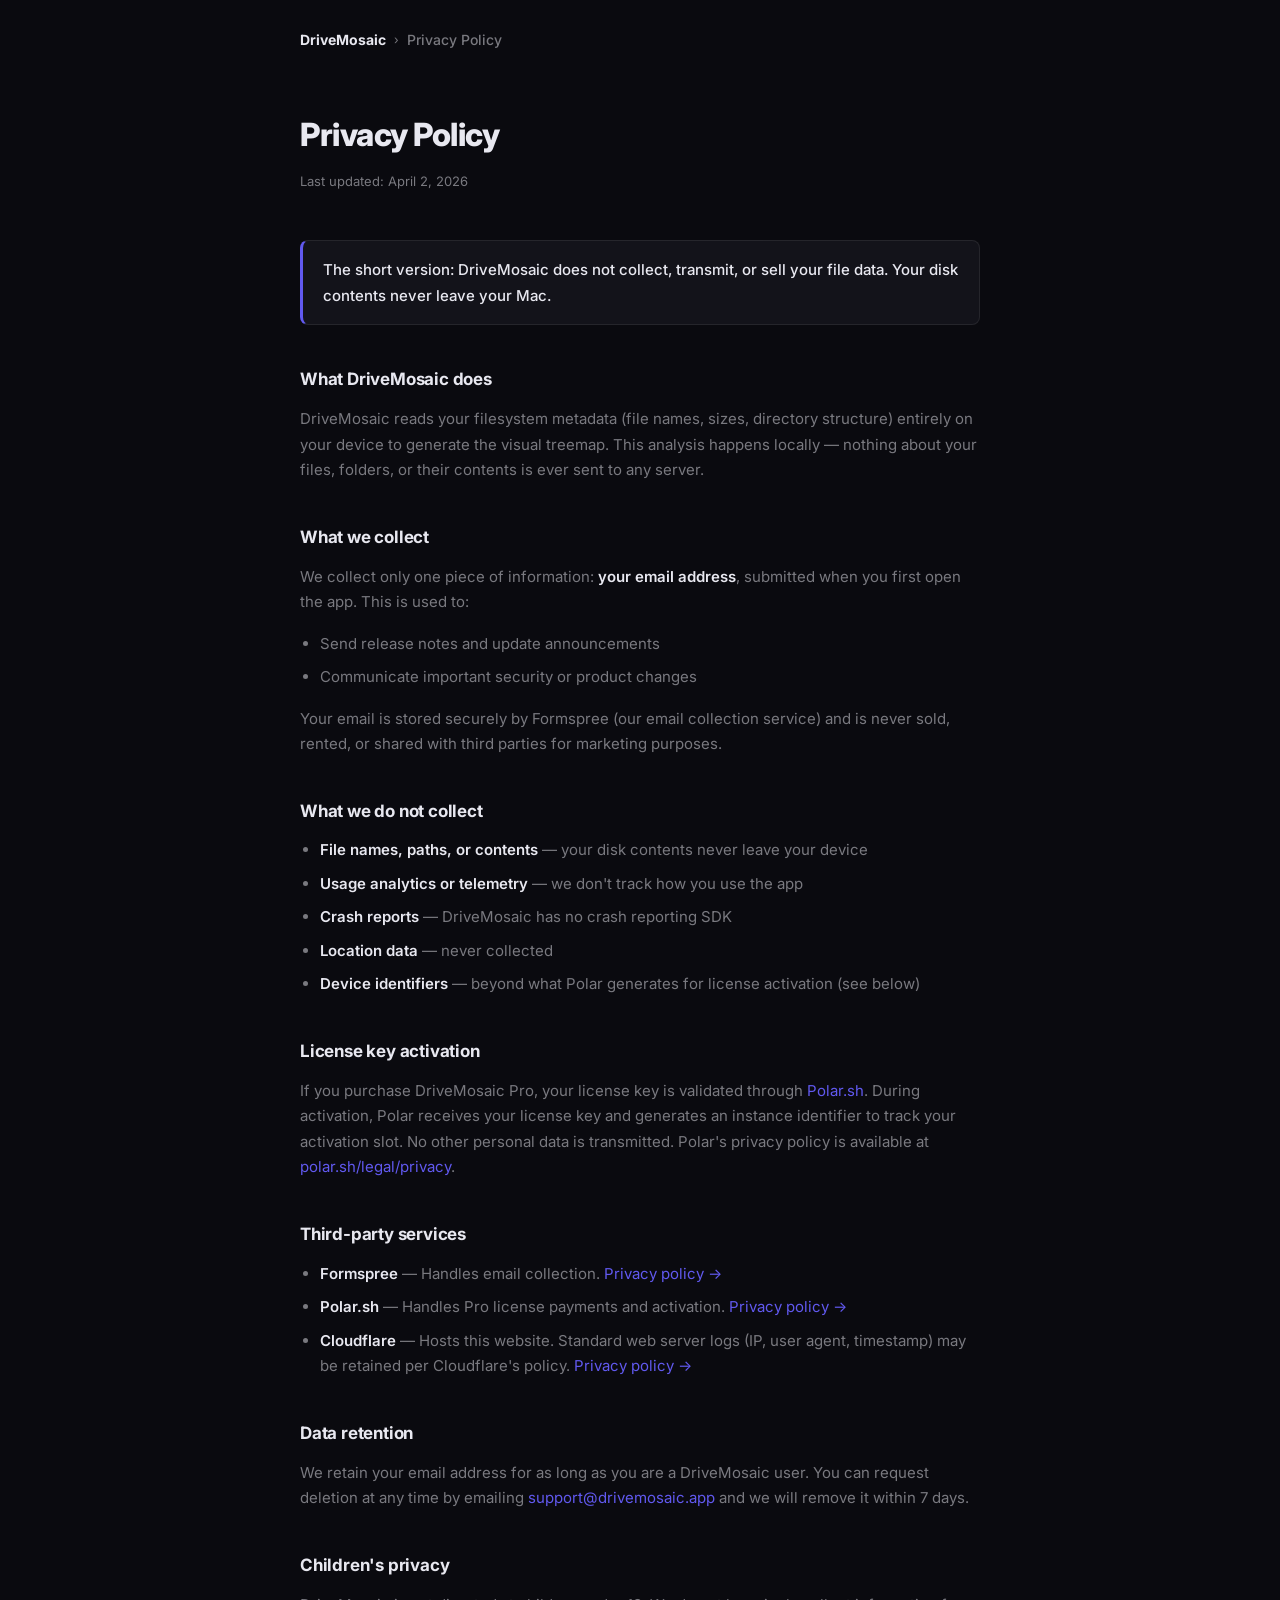
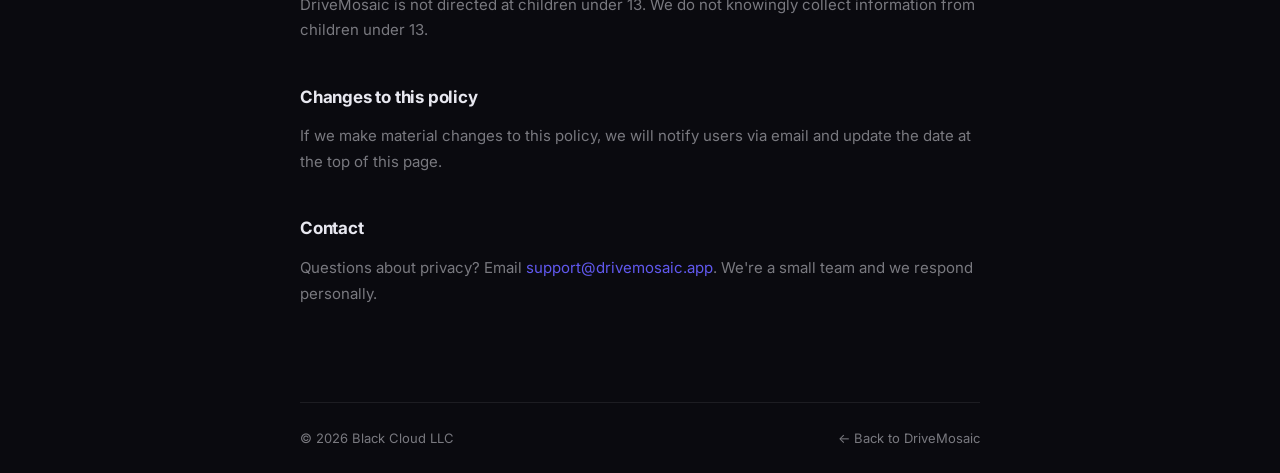
<file: site/privacy.html>
<!DOCTYPE html>
<html lang="en">
<head>
    <meta charset="UTF-8">
    <meta name="viewport" content="width=device-width, initial-scale=1.0">
    <title>Privacy Policy — DriveMosaic</title>
    <meta name="description" content="DriveMosaic privacy policy. What we collect, what we don't, and why.">
    <link rel="icon" type="image/png" href="og-image.png">
    <link rel="preconnect" href="https://fonts.googleapis.com">
    <link href="https://fonts.googleapis.com/css2?family=Inter:wght@400;500;600;700&display=swap" rel="stylesheet">
    <style>
        *, *::before, *::after { box-sizing: border-box; margin: 0; padding: 0; }
        :root {
            --bg: #0a0a0f;
            --surface: #13131a;
            --border: rgba(255,255,255,0.08);
            --text: #e8e8f0;
            --muted: rgba(232,232,240,0.5);
            --accent: #6159ef;
        }
        body {
            background: var(--bg);
            color: var(--text);
            font-family: 'Inter', -apple-system, sans-serif;
            font-size: 15px;
            line-height: 1.7;
            padding: 0 24px;
        }
        nav {
            max-width: 680px;
            margin: 0 auto;
            padding: 28px 0 0;
            display: flex;
            align-items: center;
            gap: 8px;
        }
        nav a {
            color: var(--muted);
            text-decoration: none;
            font-size: 14px;
            font-weight: 500;
        }
        nav a:hover { color: var(--text); }
        nav .sep { color: var(--muted); font-size: 12px; }
        .logo { font-weight: 700; color: var(--text); }
        main {
            max-width: 680px;
            margin: 0 auto;
            padding: 56px 0 80px;
        }
        h1 {
            font-size: 32px;
            font-weight: 800;
            letter-spacing: -0.5px;
            margin-bottom: 8px;
        }
        .updated {
            color: var(--muted);
            font-size: 13px;
            margin-bottom: 48px;
        }
        h2 {
            font-size: 17px;
            font-weight: 700;
            letter-spacing: -0.2px;
            margin: 40px 0 12px;
            color: var(--text);
        }
        p { color: var(--muted); margin-bottom: 16px; }
        ul {
            color: var(--muted);
            padding-left: 20px;
            margin-bottom: 16px;
        }
        ul li { margin-bottom: 8px; }
        strong { color: var(--text); font-weight: 600; }
        .callout {
            background: var(--surface);
            border: 1px solid var(--border);
            border-left: 3px solid var(--accent);
            border-radius: 8px;
            padding: 16px 20px;
            margin: 32px 0;
        }
        .callout p { margin: 0; color: var(--text); font-weight: 500; }
        a { color: var(--accent); text-decoration: none; }
        a:hover { text-decoration: underline; }
        footer {
            max-width: 680px;
            margin: 0 auto;
            padding: 24px 0;
            border-top: 1px solid var(--border);
            color: var(--muted);
            font-size: 13px;
            display: flex;
            justify-content: space-between;
            align-items: center;
        }
        footer a { color: var(--muted); }
        footer a:hover { color: var(--text); }
    </style>
</head>
<body>

<nav>
    <a href="/" class="logo">DriveMosaic</a>
    <span class="sep">›</span>
    <a href="/privacy.html">Privacy Policy</a>
</nav>

<main>
    <h1>Privacy Policy</h1>
    <p class="updated">Last updated: April 2, 2026</p>

    <div class="callout">
        <p>The short version: DriveMosaic does not collect, transmit, or sell your file data. Your disk contents never leave your Mac.</p>
    </div>

    <h2>What DriveMosaic does</h2>
    <p>DriveMosaic reads your filesystem metadata (file names, sizes, directory structure) entirely on your device to generate the visual treemap. This analysis happens locally — nothing about your files, folders, or their contents is ever sent to any server.</p>

    <h2>What we collect</h2>
    <p>We collect only one piece of information: <strong>your email address</strong>, submitted when you first open the app. This is used to:</p>
    <ul>
        <li>Send release notes and update announcements</li>
        <li>Communicate important security or product changes</li>
    </ul>
    <p>Your email is stored securely by Formspree (our email collection service) and is never sold, rented, or shared with third parties for marketing purposes.</p>

    <h2>What we do not collect</h2>
    <ul>
        <li><strong>File names, paths, or contents</strong> — your disk contents never leave your device</li>
        <li><strong>Usage analytics or telemetry</strong> — we don't track how you use the app</li>
        <li><strong>Crash reports</strong> — DriveMosaic has no crash reporting SDK</li>
        <li><strong>Location data</strong> — never collected</li>
        <li><strong>Device identifiers</strong> — beyond what Polar generates for license activation (see below)</li>
    </ul>

    <h2>License key activation</h2>
    <p>If you purchase DriveMosaic Pro, your license key is validated through <a href="https://polar.sh" target="_blank">Polar.sh</a>. During activation, Polar receives your license key and generates an instance identifier to track your activation slot. No other personal data is transmitted. Polar's privacy policy is available at <a href="https://polar.sh/legal/privacy" target="_blank">polar.sh/legal/privacy</a>.</p>

    <h2>Third-party services</h2>
    <ul>
        <li><strong>Formspree</strong> — Handles email collection. <a href="https://formspree.io/legal/privacy-policy" target="_blank">Privacy policy →</a></li>
        <li><strong>Polar.sh</strong> — Handles Pro license payments and activation. <a href="https://polar.sh/legal/privacy" target="_blank">Privacy policy →</a></li>
        <li><strong>Cloudflare</strong> — Hosts this website. Standard web server logs (IP, user agent, timestamp) may be retained per Cloudflare's policy. <a href="https://www.cloudflare.com/privacypolicy/" target="_blank">Privacy policy →</a></li>
    </ul>

    <h2>Data retention</h2>
    <p>We retain your email address for as long as you are a DriveMosaic user. You can request deletion at any time by emailing <a href="mailto:support@drivemosaic.app">support@drivemosaic.app</a> and we will remove it within 7 days.</p>

    <h2>Children's privacy</h2>
    <p>DriveMosaic is not directed at children under 13. We do not knowingly collect information from children under 13.</p>

    <h2>Changes to this policy</h2>
    <p>If we make material changes to this policy, we will notify users via email and update the date at the top of this page.</p>

    <h2>Contact</h2>
    <p>Questions about privacy? Email <a href="mailto:support@drivemosaic.app">support@drivemosaic.app</a>. We're a small team and we respond personally.</p>
</main>

<footer>
    <span>© 2026 Black Cloud LLC</span>
    <a href="/">← Back to DriveMosaic</a>
</footer>

</body>
</html>
</file>
